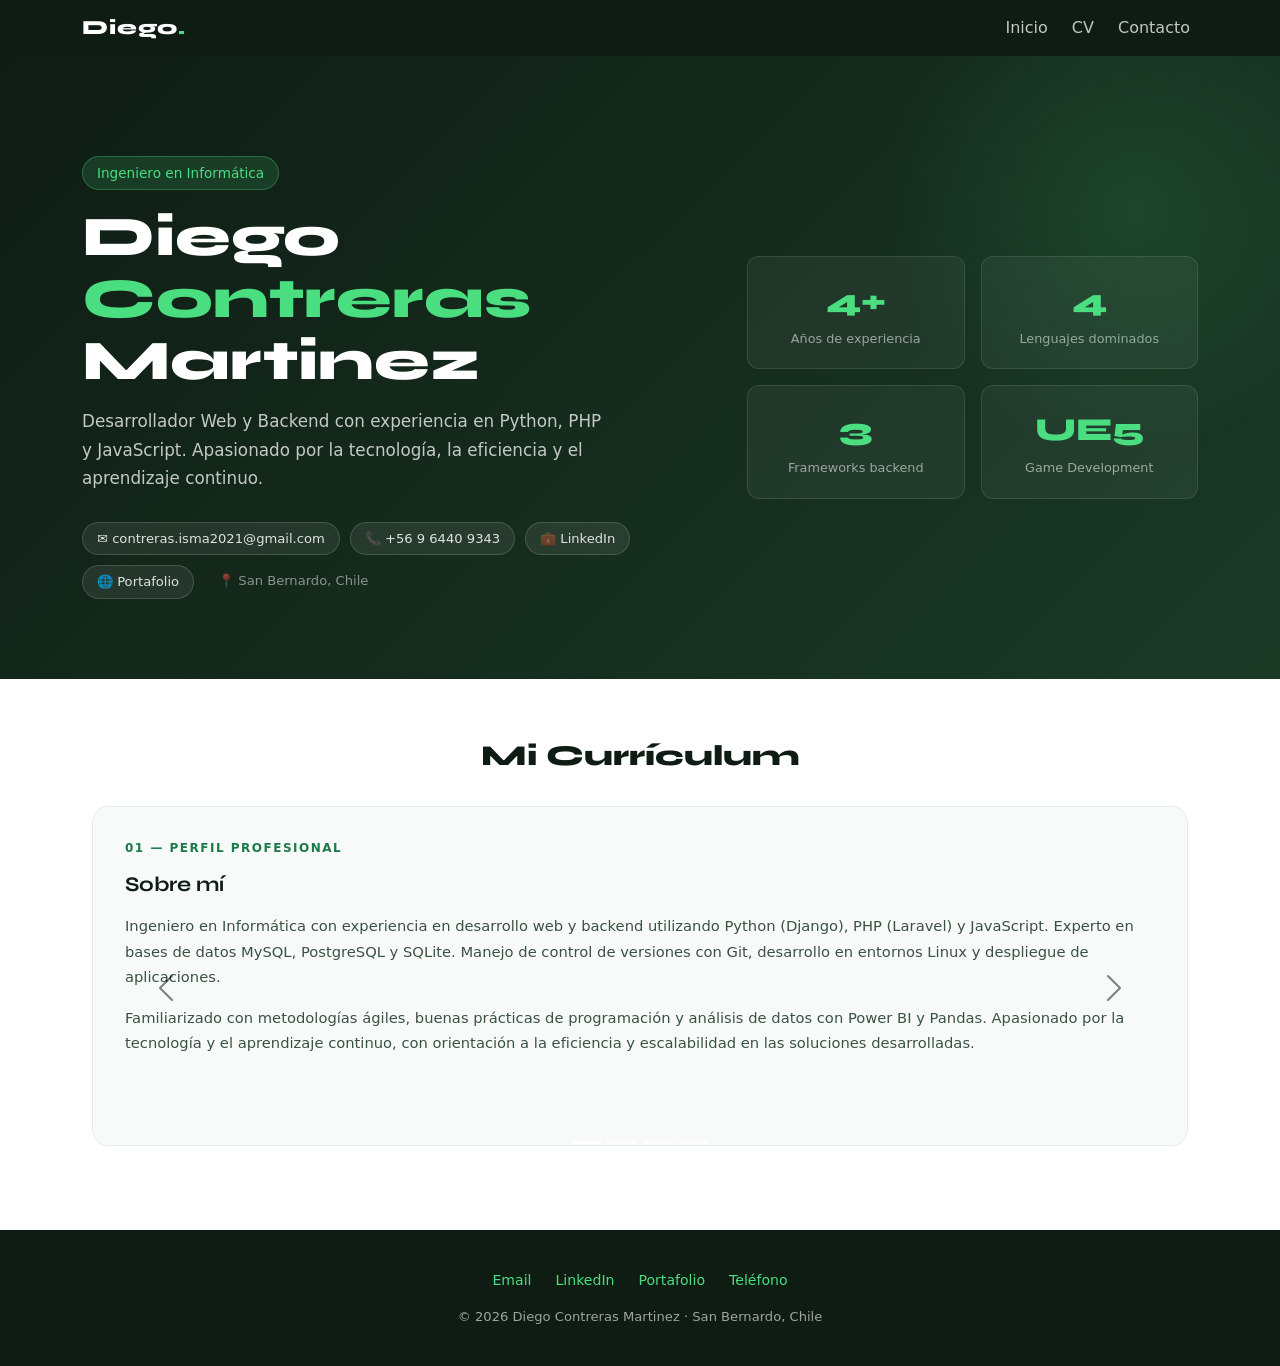
<file: index.html>
<!DOCTYPE html>
<html lang="es">
<head>
  <meta charset="UTF-8" />
  <meta name="viewport" content="width=device-width, initial-scale=1.0" />
  <title>CV - Diego Contreras</title>
  <link rel="stylesheet" href="style.css">
  <link href="https://cdn.jsdelivr.net/npm/bootstrap@5.3.8/dist/css/bootstrap.min.css" rel="stylesheet" />
  <link href="https://fonts.googleapis.com/css2?family=Syne:wght@400;700;800&family=DM+Sans:wght@300;400;500&display=swap" rel="stylesheet" />
  
</head>
<body>

<!-- ══════════════════════════════
     HEADER / NAVBAR
════════════════════════════════ -->
<header>
  <nav class="navbar navbar-expand-lg">
    <div class="container">
      <a class="navbar-brand" href="#">Diego<span>.</span></a>
      <button class="navbar-toggler" type="button" data-bs-toggle="collapse" data-bs-target="#navMenu">
        <span class="navbar-toggler-icon" style="filter:invert(1)"></span>
      </button>
      <div class="collapse navbar-collapse" id="navMenu">
        <ul class="navbar-nav ms-auto gap-2">
          <li class="nav-item"><a class="nav-link" href="#hero">Inicio</a></li>
          <li class="nav-item"><a class="nav-link" href="#cv-carousel">CV</a></li>
          <li class="nav-item"><a class="nav-link" href="mailto:contreras.isma2021@gmail.com">Contacto</a></li>
        </ul>
      </div>
    </div>
  </nav>
</header>

<!-- ══════════════════════════════
     MAIN
════════════════════════════════ -->
<main>

  <!-- Hero -->
  <section id="hero">
    <div class="container">
      <div class="row align-items-center gy-5">
        <div class="col-lg-7">
          <div class="badge-role">Ingeniero en Informática</div>
          <h1>Diego <span>Contreras</span> Martinez</h1>
          <p class="lead">
            Desarrollador Web y Backend con experiencia en Python, PHP y JavaScript.
            Apasionado por la tecnología, la eficiencia y el aprendizaje continuo.
          </p>
          <div class="contact-pills">
            <a href="mailto:contreras.isma2021@gmail.com">✉ contreras.isma2021@gmail.com</a>
            <a href="tel:+56964409343">📞 +56 9 6440 9343</a>
            <a href="https://www.linkedin.com/in/diegocontre" target="_blank">💼 LinkedIn</a>
            <a href="https://diego-contre.github.io/Portafolio" target="_blank">🌐 Portafolio</a>
            <span style="color:rgba(255,255,255,0.5); font-size:0.82rem; padding: 6px 14px;">📍 San Bernardo, Chile</span>
          </div>
        </div>
        <div class="col-lg-5">
          <div class="row g-3">
            <div class="col-6">
              <div class="hero-stat">
                <div class="num">4+</div>
                <div class="label">Años de experiencia</div>
              </div>
            </div>
            <div class="col-6">
              <div class="hero-stat">
                <div class="num">4</div>
                <div class="label">Lenguajes dominados</div>
              </div>
            </div>
            <div class="col-6">
              <div class="hero-stat">
                <div class="num">3</div>
                <div class="label">Frameworks backend</div>
              </div>
            </div>
            <div class="col-6">
              <div class="hero-stat">
                <div class="num">UE5</div>
                <div class="label">Game Development</div>
              </div>
            </div>
          </div>
        </div>
      </div>
    </div>
  </section>

  <!-- Carousel -->
  <section id="cv-carousel">
    <div class="container">
      <h2 class="section-title">Mi Currículum</h2>

      <div id="carouselCV" class="carousel slide" data-bs-ride="false">
        <div class="carousel-indicators">
          <button type="button" data-bs-target="#carouselCV" data-bs-slide-to="0" class="active"></button>
          <button type="button" data-bs-target="#carouselCV" data-bs-slide-to="1"></button>
          <button type="button" data-bs-target="#carouselCV" data-bs-slide-to="2"></button>
          <button type="button" data-bs-target="#carouselCV" data-bs-slide-to="3"></button>
        </div>

        <div class="carousel-inner pb-4">

          <!-- Slide 1: Perfil -->
          <div class="carousel-item active">
            <div class="cv-card">
              <div class="card-label">01 — Perfil Profesional</div>
              <h4>Sobre mí</h4>
              <p>
                Ingeniero en Informática con experiencia en desarrollo web y backend utilizando
                Python (Django), PHP (Laravel) y JavaScript. Experto en bases de datos MySQL,
                PostgreSQL y SQLite. Manejo de control de versiones con Git, desarrollo en
                entornos Linux y despliegue de aplicaciones.
              </p>
              <p>
                Familiarizado con metodologías ágiles, buenas prácticas de programación y análisis
                de datos con Power BI y Pandas. Apasionado por la tecnología y el aprendizaje
                continuo, con orientación a la eficiencia y escalabilidad en las soluciones desarrolladas.
              </p>
            </div>
          </div>

          <!-- Slide 2: Habilidades -->
          <div class="carousel-item">
            <div class="cv-card">
              <div class="card-label">02 — Habilidades Técnicas</div>
              <h4>Stack tecnológico</h4>
              <ul>
                <li><strong>Lenguajes:</strong> Python, JavaScript, C#, PHP</li>
                <li><strong>Frameworks:</strong> Django, Laravel, GlassFish</li>
                <li><strong>Bases de datos:</strong> MySQL, PostgreSQL, SQLite</li>
                <li><strong>Herramientas:</strong> Git, Power BI, Adobe XD, Trello, Canva</li>
                <li><strong>Análisis de Datos:</strong> Power BI, Pandas</li>
                <li><strong>Sistemas Operativos:</strong> Windows, Linux</li>
                <li><strong>Game Dev:</strong> Unreal Engine 5, Blueprint, C++</li>
              </ul>
            </div>
          </div>

          <!-- Slide 3: Experiencia -->
          <div class="carousel-item">
            <div class="cv-card">
              <div class="card-label">03 — Experiencia Laboral</div>
              <h4>Trayectoria</h4>

              <div class="mb-3">
                <div class="job-title">Junior Game Developer — Arcadius Entertainment LLC</div>
                <div class="job-meta">Florida, EE.UU. | Oct 2022 – Oct 2023</div>
                <p class="mb-0">Desarrollo de mecánicas en Unreal Engine 5, programación de IA para NPC, gestión de bases de datos y coordinación interdepartamental.</p>
              </div>

              <div class="mb-3">
                <div class="job-title">Práctica Profesional — Duoc UC</div>
                <div class="job-meta">San Bernardo | Abr 2022 – Jul 2022</div>
                <p class="mb-0">Programación en Java y PHP con NetBeans, implementación de GlassFish en Ubuntu, administración SQL y uso de Git/GitHub.</p>
              </div>

              <div>
                <div class="job-title">Operario de Bodega — Implementos S.A</div>
                <div class="job-meta">San Bernardo | Mayo 2024 – Oct 2024</div>
                <p class="mb-0">Descarga de contenedores, ingreso de productos al sistema WMS, paletización y mantención del área.</p>
              </div>
            </div>
          </div>

          <!-- Slide 4: Formación -->
          <div class="carousel-item">
            <div class="cv-card">
              <div class="card-label">04 — Formación Académica</div>
              <h4>Educación</h4>
              <ul>
                <li>
                  <strong>Ingeniería en Informática</strong><br>
                  Instituto Profesional Duoc UC, San Bernardo<br>
                  <span style="color:var(--verde); font-size:0.82rem;">2018 – 2022</span>
                </li>
                <li>
                  <strong>Educación Escolar</strong><br>
                  Colegio King's School, San Bernardo<br>
                  <span style="color:var(--verde); font-size:0.82rem;">2004 – 2016</span>
                </li>
              </ul>
            </div>
          </div>

        </div><!-- /carousel-inner -->

        <button class="carousel-control-prev" type="button" data-bs-target="#carouselCV" data-bs-slide="prev">
          <span class="carousel-control-prev-icon"></span>
        </button>
        <button class="carousel-control-next" type="button" data-bs-target="#carouselCV" data-bs-slide="next">
          <span class="carousel-control-next-icon"></span>
        </button>
      </div><!-- /carousel -->

    </div>
  </section>

</main>

<!-- ══════════════════════════════
     FOOTER
════════════════════════════════ -->
<footer>
  <div class="container">
    <div class="footer-links">
      <a href="mailto:contreras.isma2021@gmail.com">Email</a>
      <a href="https://www.linkedin.com/in/diegocontre" target="_blank">LinkedIn</a>
      <a href="https://diego-contre.github.io/Portafolio" target="_blank">Portafolio</a>
      <a href="tel:+56964409343">Teléfono</a>
    </div>
    <p>© 2026 Diego Contreras Martinez · San Bernardo, Chile</p>
  </div>
</footer>

<script src="https://cdn.jsdelivr.net/npm/bootstrap@5.3.8/dist/js/bootstrap.bundle.min.js"></script>
</body>
</html>
</file>
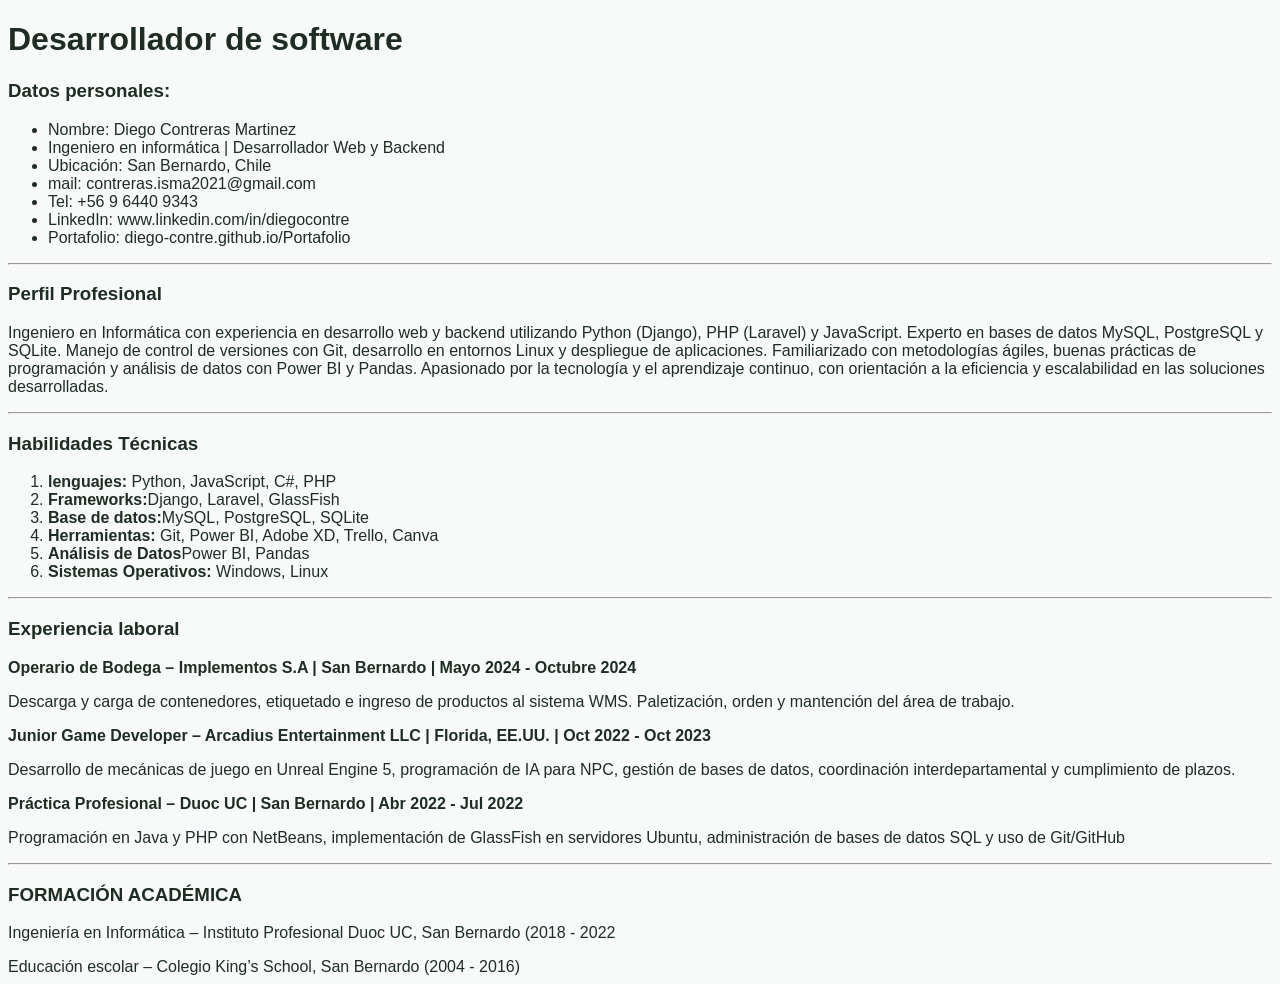
<file: cv.html>
<!DOCTYPE html>
<html lang="es">
<head>
    <meta charset="UTF-8">
    <meta name="viewport" content="width=device-width, initial-scale=1.0">
    <link rel="stylesheet" href="style.css">
    <title>CV - Diego Contreras</title>
</head>
<body>

    <header>
        <h1> Desarrollador de software</h1>
    </header>
    


    <div class="cv-container">


    <!-- Aquí colo mis datos personales -->
    <section class="datos-personales">
        <h3>Datos personales: </h3>
        <ul>
            <li>Nombre: Diego Contreras Martinez</li>
            <li>Ingeniero en informática | Desarrollador Web y Backend</li>
            <li>Ubicación: San Bernardo, Chile</li>
            <li>mail: contreras.isma2021@gmail.com </li>
            <li>Tel: +56 9 6440 9343</li>
            <li>LinkedIn: www.linkedin.com/in/diegocontre</li>
            <li>Portafolio: diego-contre.github.io/Portafolio</li>
        </ul>
        <hr>
    </section>
    <!-- Aquí colo mi Perfil profesional -->
    <section>
        <h3>Perfil Profesional</h3>
        <p>Ingeniero en Informática con experiencia en desarrollo web y backend utilizando Python (Django),
        PHP (Laravel) y JavaScript. Experto en bases de datos MySQL, PostgreSQL y SQLite. Manejo de
        control de versiones con Git, desarrollo en entornos Linux y despliegue de aplicaciones.
        Familiarizado con metodologías ágiles, buenas prácticas de programación y análisis de datos con
        Power BI y Pandas. Apasionado por la tecnología y el aprendizaje continuo, con orientación a la
        eficiencia y escalabilidad en las soluciones desarrolladas.</p>
    </section>
    <hr>

    <!-- Aquí mis habilidades tecnicas -->
    <section>

        <h3>Habilidades Técnicas</h3>
        <ol>
            <li><strong>lenguajes:</strong> Python, JavaScript, C#, PHP</li>
            <li><strong>Frameworks:</strong>Django, Laravel, GlassFish</li>
            <li><strong>Base de datos:</strong>MySQL, PostgreSQL, SQLite</li>
            <li><strong>Herramientas: </strong> Git, Power BI, Adobe XD, Trello, Canva</li>
            <li><strong>Análisis de Datos</strong>Power BI, Pandas</li>
            <li><strong>Sistemas Operativos: </strong>Windows, Linux</li>
            
        </ol>

    </section>
    <hr>

    <!-- Aquí mis experiencia Laboral -->

    <section>
        <h3>Experiencia laboral</h3>

        <p><Strong>Operario de Bodega – Implementos S.A | San Bernardo | Mayo 2024 - Octubre 2024</Strong></p>

        <p>Descarga y carga de contenedores, etiquetado e ingreso de productos al sistema WMS.
        Paletización, orden y mantención del área de trabajo.</p>

        <p><Strong>Junior Game Developer – Arcadius Entertainment LLC | Florida, EE.UU. | Oct 2022 - Oct 2023</Strong></p>

        <p>Desarrollo de mecánicas de juego en Unreal Engine 5, programación de IA para NPC, gestión de
        bases de datos, coordinación interdepartamental y cumplimiento de   plazos.</p>

        <p><Strong>Práctica Profesional – Duoc UC | San Bernardo | Abr 2022 - Jul 2022</Strong></p>

        <p>Programación en Java y PHP con NetBeans, implementación de GlassFish en servidores Ubuntu,
        administración de bases de datos SQL y uso de Git/GitHub</p>

    </section>
    <hr>

    <!-- Aquí mis formacion academica -->
     <section>
        <h3>FORMACIÓN ACADÉMICA</h3>
        <p>Ingeniería en Informática – Instituto Profesional Duoc UC, San Bernardo (2018 - 2022</p>
        Educación escolar – Colegio King’s School, San Bernardo (2004 - 2016)
     </section>
    









    </div>
</body>
</html>
</file>
<file: style.css>
:root {
      --verde: #1a7a4a;
      --verde-claro: #d4edda;
      --oscuro: #0f1c14;
      --texto: #1e2d24;
    }

    body {
      font-family: 'DM Sans', sans-serif;
      color: var(--texto);
      background: #f8faf9;
    }

    h1, h2, h3, h4, h5, .navbar-brand {
      font-family: 'Syne', sans-serif;
    }

    /* ── Navbar ── */
    .navbar {
      background: var(--oscuro) !important;
      padding: 1rem 0;
    }

    .navbar-brand {
      color: #fff !important;
      font-size: 1.3rem;
      font-weight: 800;
      letter-spacing: 1px;
    }

    .navbar-brand span {
      color: #4ade80;
    }

    .nav-link {
      color: rgba(255,255,255,0.75) !important;
      font-size: 0.9rem;
      transition: color 0.2s;
    }

    .nav-link:hover {
      color: #4ade80 !important;
    }

    /* ── Hero ── */
    #hero {
      background: linear-gradient(135deg, var(--oscuro) 0%, #1a3a26 100%);
      color: #fff;
      padding: 100px 0 80px;
      position: relative;
      overflow: hidden;
    }

    #hero::before {
      content: '';
      position: absolute;
      width: 500px;
      height: 500px;
      background: radial-gradient(circle, rgba(74,222,128,0.12) 0%, transparent 70%);
      top: -100px;
      right: -100px;
      border-radius: 50%;
    }

    #hero .badge-role {
      background: rgba(74,222,128,0.15);
      color: #4ade80;
      border: 1px solid rgba(74,222,128,0.3);
      padding: 6px 14px;
      border-radius: 20px;
      font-size: 0.85rem;
      font-weight: 500;
      display: inline-block;
      margin-bottom: 1rem;
    }

    #hero h1 {
      font-size: clamp(2.2rem, 5vw, 3.5rem);
      font-weight: 800;
      line-height: 1.1;
      margin-bottom: 1rem;
    }

    #hero h1 span {
      color: #4ade80;
    }

    #hero p.lead {
      color: rgba(255,255,255,0.75);
      max-width: 520px;
      font-size: 1.05rem;
      line-height: 1.7;
    }

    #hero .contact-pills {
      display: flex;
      flex-wrap: wrap;
      gap: 10px;
      margin-top: 1.8rem;
    }

    #hero .contact-pills a {
      background: rgba(255,255,255,0.08);
      color: rgba(255,255,255,0.85);
      border: 1px solid rgba(255,255,255,0.15);
      padding: 6px 14px;
      border-radius: 20px;
      font-size: 0.82rem;
      text-decoration: none;
      transition: all 0.2s;
    }

    #hero .contact-pills a:hover {
      background: rgba(74,222,128,0.15);
      border-color: #4ade80;
      color: #4ade80;
    }

    .hero-stat {
      text-align: center;
      padding: 20px;
      background: rgba(255,255,255,0.05);
      border: 1px solid rgba(255,255,255,0.1);
      border-radius: 12px;
    }

    .hero-stat .num {
      font-family: 'Syne', sans-serif;
      font-size: 2rem;
      font-weight: 800;
      color: #4ade80;
    }

    .hero-stat .label {
      font-size: 0.8rem;
      color: rgba(255,255,255,0.55);
      margin-top: 4px;
    }

    /* ── Carousel (secciones del CV) ── */
    #cv-carousel {
      padding: 60px 0;
      background: #fff;
    }

    #cv-carousel h2.section-title {
      font-size: 1.8rem;
      font-weight: 800;
      margin-bottom: 2rem;
      color: var(--oscuro);
      text-align: center;
    }

    .carousel-item {
      padding: 0 10px;
    }

    .cv-card {
      background: #f8faf9;
      border: 1px solid #e2ede7;
      border-radius: 16px;
      padding: 2rem;
      min-height: 340px;
    }

    .cv-card .card-label {
      font-size: 0.75rem;
      font-weight: 700;
      text-transform: uppercase;
      letter-spacing: 1.5px;
      color: var(--verde);
      margin-bottom: 1rem;
    }

    .cv-card h4 {
      font-size: 1.3rem;
      font-weight: 700;
      margin-bottom: 1rem;
      color: var(--oscuro);
    }

    .cv-card ul {
      list-style: none;
      padding: 0;
    }

    .cv-card ul li {
      padding: 6px 0;
      border-bottom: 1px solid #e8f0eb;
      font-size: 0.92rem;
      color: #3a5242;
    }

    .cv-card ul li:last-child {
      border-bottom: none;
    }

    .cv-card ul li strong {
      color: var(--oscuro);
    }

    .cv-card p {
      font-size: 0.92rem;
      color: #3a5242;
      line-height: 1.7;
    }

    .cv-card .job-title {
      font-weight: 700;
      color: var(--oscuro);
      font-size: 0.95rem;
    }

    .cv-card .job-meta {
      font-size: 0.8rem;
      color: var(--verde);
      margin-bottom: 0.5rem;
    }

    .carousel-control-prev-icon,
    .carousel-control-next-icon {
      filter: invert(1);
    }

    .carousel-control-prev,
    .carousel-control-next {
      width: 5%;
      color: var(--oscuro);
    }

    .carousel-indicators [data-bs-target] {
      background-color: var(--verde);
    }

    /* ── Footer ── */
    footer {
      background: var(--oscuro);
      color: rgba(255,255,255,0.6);
      padding: 40px 0;
      text-align: center;
    }

    footer a {
      color: #4ade80;
      text-decoration: none;
    }

    footer .footer-links {
      display: flex;
      justify-content: center;
      gap: 24px;
      margin-bottom: 1rem;
      flex-wrap: wrap;
    }

    footer .footer-links a {
      font-size: 0.88rem;
      transition: opacity 0.2s;
    }

    footer .footer-links a:hover {
      opacity: 0.75;
    }

    footer p {
      font-size: 0.82rem;
      margin: 0;
    }
</file>
